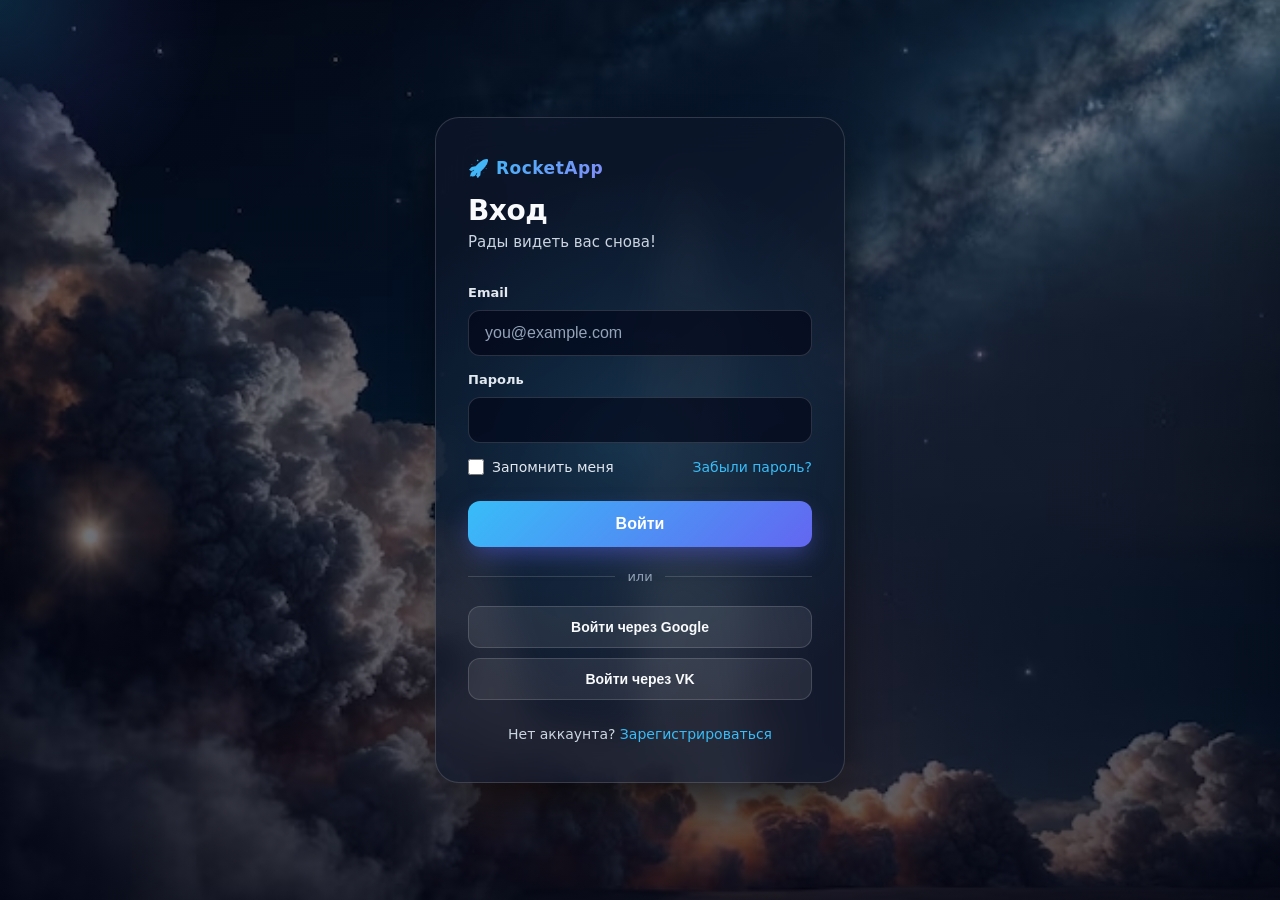
<file: index.html>
<!DOCTYPE html>
<html lang="ru">
<head>
  <meta charset="UTF-8">
  <meta name="viewport" content="width=device-width, initial-scale=1">
  <title>Вход</title>
  <link rel="stylesheet" href="style.css">
</head>
<body>
  <main class="card">
    <div class="logo">🚀 RocketApp</div>
    <h1 class="title">Вход</h1>
    <p class="subtitle">Рады видеть вас снова!</p>

    <form class="form" action="#" method="post">
      <label class="label" for="email">Email</label>
      <input class="input" type="email" id="email" name="email" placeholder="you@example.com" required>

      <label class="label" for="password">Пароль</label>
      <input class="input" type="password" id="password" name="password" minlength="8" required>

      <div class="row">
        <label class="check"><input type="checkbox"> Запомнить меня</label>
        <a class="link" href="forgot.html">Забыли пароль?</a>
      </div>

      <button class="button" type="submit">Войти</button>
    </form>

    <div class="divider">или</div>

    <div class="social-buttons">
      <button class="social-btn" type="button">Войти через Google</button>
      <button class="social-btn" type="button">Войти через VK</button>
    </div>

    <p class="footer">Нет аккаунта? <a class="link" href="register.html">Зарегистрироваться</a></p>
  </main>
</body>
</html>
  <div class="cursor-glow"></div>
  <script>
    const glow = document.querySelector('.cursor-glow');
    const card = document.querySelector('.card');

    document.addEventListener('mousemove', (e) => {
      // Двигаем неоновое пятно за курсором
      glow.style.left = e.clientX + 'px';
      glow.style.top = e.clientY + 'px';

      // Координаты курсора внутри карточки для внутреннего блика
      const rect = card.getBoundingClientRect();
      const x = e.clientX - rect.left;
      const y = e.clientY - rect.top;
      card.style.setProperty('--mouse-x', `${x}px`);
      card.style.setProperty('--mouse-y', `${y}px`);

      // Лёгкий 3D-наклон карточки
      const centerX = window.innerWidth / 2;
      const centerY = window.innerHeight / 2;
      const rotateX = ((e.clientY - centerY) / centerY) * -4;
      const rotateY = ((e.clientX - centerX) / centerX) * 4;
      card.style.transform = `perspective(1000px) rotateX(${rotateX}deg) rotateY(${rotateY}deg)`;
    });

    // Возвращаем карточку ровно, если мышь ушла с экрана
    document.addEventListener('mouseleave', () => {
      card.style.transform = 'perspective(1000px) rotateX(0deg) rotateY(0deg)';
    });
  </script>
</body>
</file>
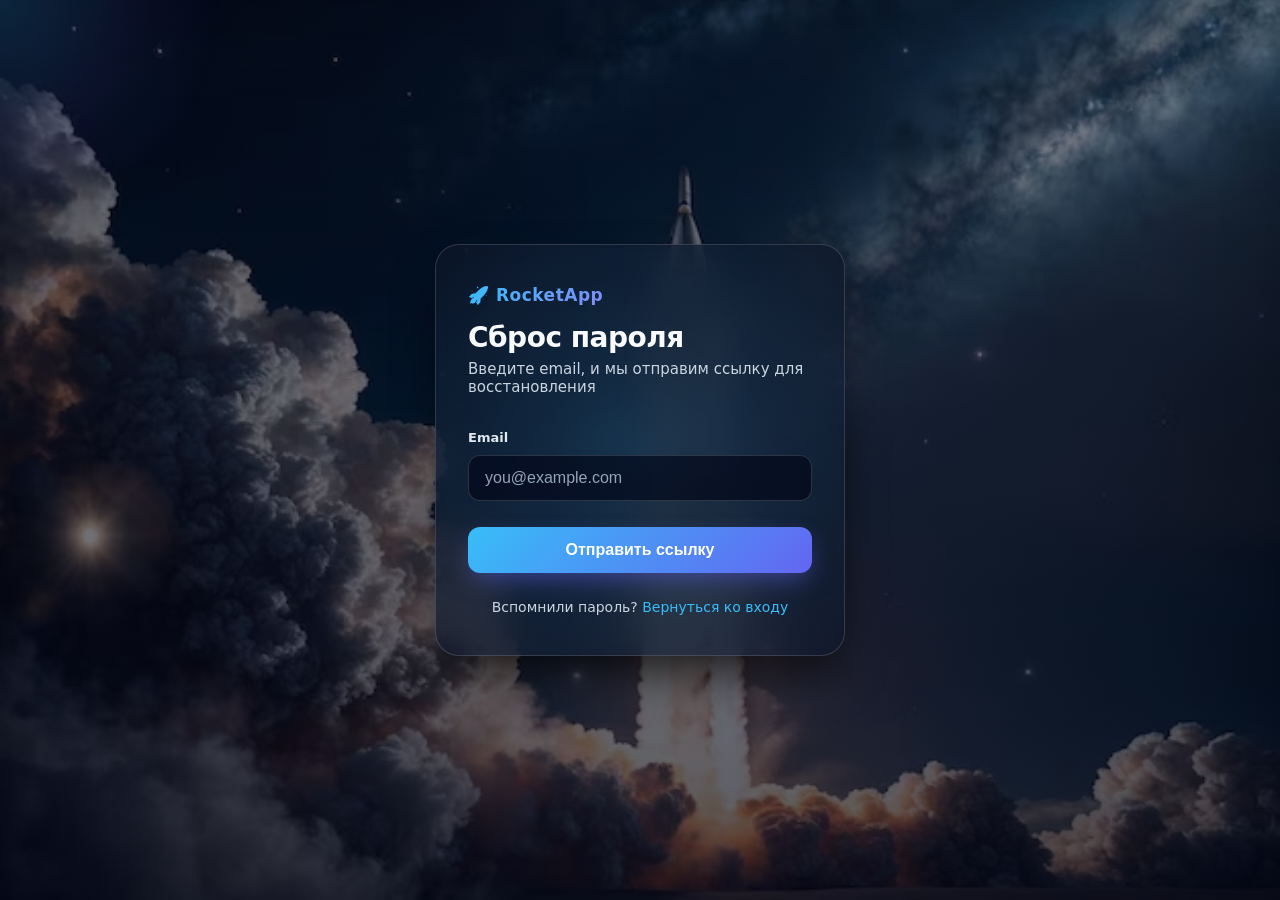
<file: forgot.html>
<!DOCTYPE html>
<html lang="ru">
<head>
  <meta charset="UTF-8">
  <meta name="viewport" content="width=device-width, initial-scale=1">
  <title>Восстановление пароля</title>
  <link rel="stylesheet" href="style.css">
</head>
<body>
  <main class="card">
    <div class="logo">🚀 RocketApp</div>
    <h1 class="title">Сброс пароля</h1>
    <p class="subtitle">Введите email, и мы отправим ссылку для восстановления</p>

    <form class="form" action="#" method="post">
      <label class="label" for="email">Email</label>
      <input class="input" type="email" id="email" name="email" placeholder="you@example.com" required>

      <button class="button" type="submit">Отправить ссылку</button>
    </form>

    <p class="footer">Вспомнили пароль? <a class="link" href="index.html">Вернуться ко входу</a></p>
  </main>
</body>
</html>
  <div class="cursor-glow"></div>
  <script>
    const glow = document.querySelector('.cursor-glow');
    const card = document.querySelector('.card');

    document.addEventListener('mousemove', (e) => {
      // Двигаем неоновое пятно за курсором
      glow.style.left = e.clientX + 'px';
      glow.style.top = e.clientY + 'px';

      // Координаты курсора внутри карточки для внутреннего блика
      const rect = card.getBoundingClientRect();
      const x = e.clientX - rect.left;
      const y = e.clientY - rect.top;
      card.style.setProperty('--mouse-x', `${x}px`);
      card.style.setProperty('--mouse-y', `${y}px`);

      // Лёгкий 3D-наклон карточки
      const centerX = window.innerWidth / 2;
      const centerY = window.innerHeight / 2;
      const rotateX = ((e.clientY - centerY) / centerY) * -4;
      const rotateY = ((e.clientX - centerX) / centerX) * 4;
      card.style.transform = `perspective(1000px) rotateX(${rotateX}deg) rotateY(${rotateY}deg)`;
    });

    // Возвращаем карточку ровно, если мышь ушла с экрана
    document.addEventListener('mouseleave', () => {
      card.style.transform = 'perspective(1000px) rotateX(0deg) rotateY(0deg)';
    });
  </script>
</body>
</file>
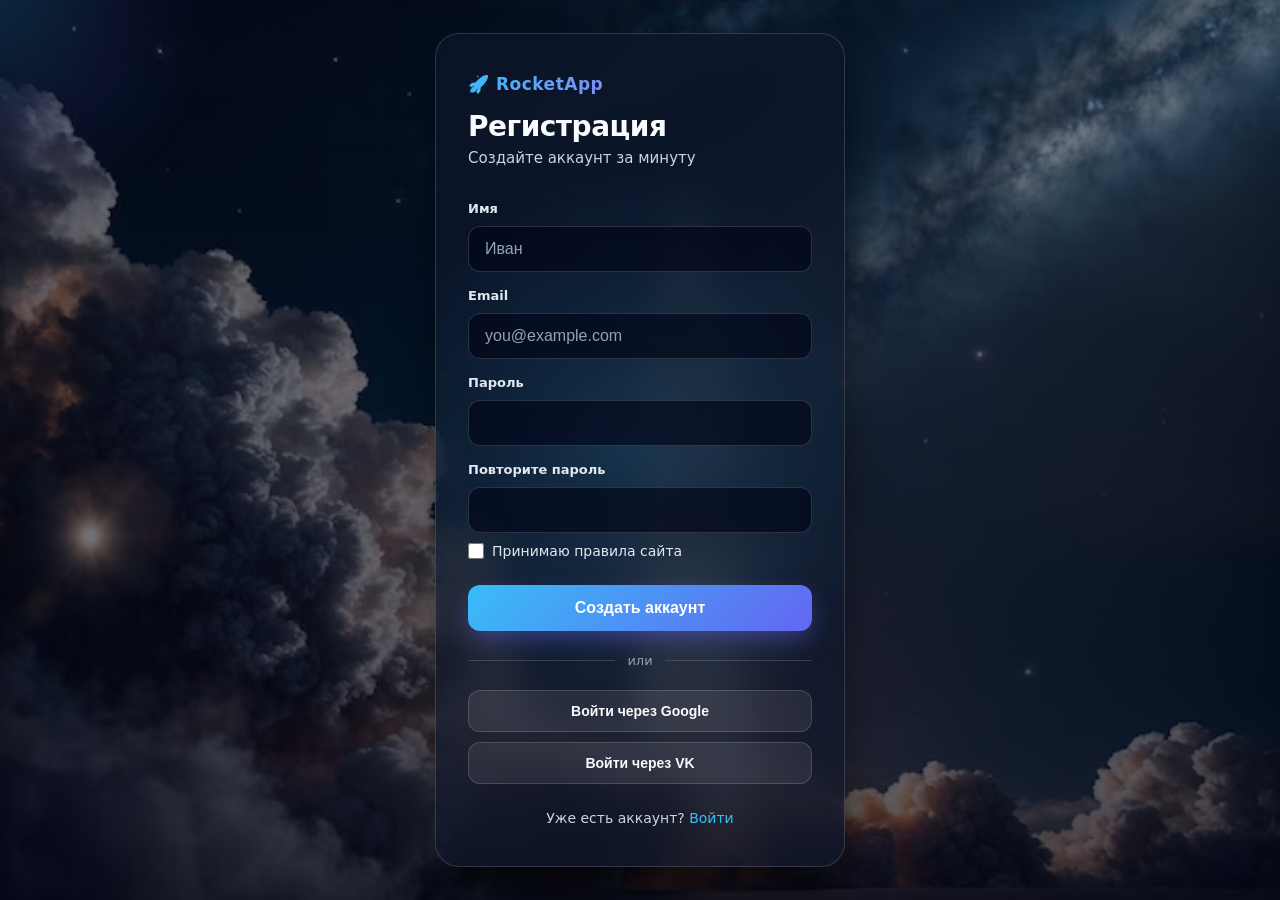
<file: register.html>
<!DOCTYPE html>
<html lang="ru">
<head>
  <meta charset="UTF-8">
  <meta name="viewport" content="width=device-width, initial-scale=1">
  <title>Регистрация</title>
  <link rel="stylesheet" href="style.css">
</head>
<body>
  <main class="card">
    <div class="logo">🚀 RocketApp</div>
    <h1 class="title">Регистрация</h1>
    <p class="subtitle">Создайте аккаунт за минуту</p>

    <form class="form" action="#" method="post">
      <label class="label" for="name">Имя</label>
      <input class="input" type="text" id="name" name="name" placeholder="Иван" required>

      <label class="label" for="email">Email</label>
      <input class="input" type="email" id="email" name="email" placeholder="you@example.com" required>

      <label class="label" for="password">Пароль</label>
      <input class="input" type="password" id="password" name="password" minlength="8" required>

      <label class="label" for="password2">Повторите пароль</label>
      <input class="input" type="password" id="password2" name="password2" minlength="8" required>

      <label class="check"><input type="checkbox" required> Принимаю правила сайта</label>

      <button class="button" type="submit">Создать аккаунт</button>
    </form>

    <div class="divider">или</div>

    <div class="social-buttons">
      <button class="social-btn" type="button">Войти через Google</button>
      <button class="social-btn" type="button">Войти через VK</button>
    </div>

    <p class="footer">Уже есть аккаунт? <a class="link" href="index.html">Войти</a></p>
  </main>
</body>
</html>
  <div class="cursor-glow"></div>
  <script>
    const glow = document.querySelector('.cursor-glow');
    const card = document.querySelector('.card');

    document.addEventListener('mousemove', (e) => {
      // Двигаем неоновое пятно за курсором
      glow.style.left = e.clientX + 'px';
      glow.style.top = e.clientY + 'px';

      // Координаты курсора внутри карточки для внутреннего блика
      const rect = card.getBoundingClientRect();
      const x = e.clientX - rect.left;
      const y = e.clientY - rect.top;
      card.style.setProperty('--mouse-x', `${x}px`);
      card.style.setProperty('--mouse-y', `${y}px`);

      // Лёгкий 3D-наклон карточки
      const centerX = window.innerWidth / 2;
      const centerY = window.innerHeight / 2;
      const rotateX = ((e.clientY - centerY) / centerY) * -4;
      const rotateY = ((e.clientX - centerX) / centerX) * 4;
      card.style.transform = `perspective(1000px) rotateX(${rotateX}deg) rotateY(${rotateY}deg)`;
    });

    // Возвращаем карточку ровно, если мышь ушла с экрана
    document.addEventListener('mouseleave', () => {
      card.style.transform = 'perspective(1000px) rotateX(0deg) rotateY(0deg)';
    });
  </script>
</body>
</file>
<file: style.css>
* {
  box-sizing: border-box;
  margin: 0;
  padding: 0;
}

body {
  font-family: system-ui, -apple-system, 'Segoe UI', Roboto, sans-serif;
  background-image: linear-gradient(rgba(2, 6, 23, 0.45), rgba(2, 6, 23, 0.65)), url('bg.jpg');
  background-size: cover;
  background-position: center;
  background-repeat: no-repeat;
  background-attachment: fixed;
  color: #f8fafc;
  min-height: 100vh;
  display: flex;
  align-items: center;
  justify-content: center;
  padding: 16px;
  overflow-x: hidden;
  position: relative;
}

.cursor-glow {
  position: fixed;
  top: 0;
  left: 0;
  width: 450px;
  height: 450px;
  background: radial-gradient(circle, rgba(56, 189, 248, 0.18) 0%, rgba(99, 102, 241, 0.08) 40%, transparent 70%);
  border-radius: 50%;
  pointer-events: none;
  transform: translate(-50%, -50%);
  z-index: 0;
}

.card {
  position: relative;
  z-index: 1;
  width: 100%;
  max-width: 410px;
  background: rgba(15, 23, 42, 0.72);
  backdrop-filter: blur(18px);
  -webkit-backdrop-filter: blur(18px);
  border: 1px solid rgba(255, 255, 255, 0.15);
  padding: 40px 32px;
  border-radius: 24px;
  box-shadow: 0 25px 50px -12px rgba(0, 0, 0, 0.8);
  animation: cardAppear 0.7s cubic-bezier(0.16, 1, 0.3, 1) forwards;
  transition: transform 0.15s ease-out, border-color 0.3s ease, box-shadow 0.3s ease;
  overflow: hidden;
}

@keyframes cardAppear {
  0% {
    opacity: 0;
    transform: translateY(30px) scale(0.95);
  }
  100% {
    opacity: 1;
    transform: translateY(0) scale(1);
  }
}

.card::before {
  content: '';
  position: absolute;
  top: 0;
  left: 0;
  right: 0;
  bottom: 0;
  background: radial-gradient(
    350px circle at var(--mouse-x, 50%) var(--mouse-y, 50%),
    rgba(56, 189, 248, 0.15),
    transparent 80%
  );
  pointer-events: none;
  z-index: -1;
}

.card:hover {
  border-color: rgba(56, 189, 248, 0.45);
  box-shadow: 0 30px 60px -12px rgba(56, 189, 248, 0.2);
}

.logo {
  display: inline-block;
  font-size: 17px;
  font-weight: 800;
  letter-spacing: 0.5px;
  background: linear-gradient(135deg, #38bdf8, #818cf8);
  -webkit-background-clip: text;
  -webkit-text-fill-color: transparent;
  margin-bottom: 16px;
  animation: floatLogo 3s ease-in-out infinite;
}

@keyframes floatLogo {
  0%, 100% { transform: translateY(0); }
  50% { transform: translateY(-4px); }
}

.title {
  font-size: 28px;
  font-weight: 700;
  margin-bottom: 6px;
  letter-spacing: -0.5px;
}

.subtitle {
  color: #cbd5e1;
  font-size: 15px;
  margin-bottom: 28px;
}

.form {
  display: flex;
  flex-direction: column;
  gap: 10px;
}

.label {
  font-size: 13px;
  font-weight: 600;
  color: #e2e8f0;
  margin-top: 6px;
}

.input {
  padding: 13px 16px;
  border: 1px solid rgba(255, 255, 255, 0.15);
  border-radius: 12px;
  font-size: 16px;
  background: rgba(2, 6, 23, 0.65);
  color: #ffffff;
  transition: all 0.25s cubic-bezier(0.4, 0, 0.2, 1);
}

.input::placeholder {
  color: #94a3b8;
}

.input:hover {
  border-color: rgba(255, 255, 255, 0.3);
}

.input:focus {
  outline: none;
  border-color: #38bdf8;
  background: rgba(2, 6, 23, 0.85);
  transform: scale(1.015);
  box-shadow: 0 0 0 4px rgba(56, 189, 248, 0.2);
}

.input:user-invalid {
  border-color: #f43f5e;
  box-shadow: 0 0 0 4px rgba(244, 63, 94, 0.2);
  animation: shake 0.3s ease-in-out;
}

@keyframes shake {
  0%, 100% { transform: translateX(0); }
  25% { transform: translateX(-5px); }
  75% { transform: translateX(5px); }
}

.row {
  display: flex;
  justify-content: space-between;
  align-items: center;
  font-size: 14px;
  margin-top: 6px;
}

.check {
  display: flex;
  align-items: center;
  gap: 8px;
  font-size: 14px;
  color: #e2e8f0;
  cursor: pointer;
}

.check input[type="checkbox"] {
  accent-color: #38bdf8;
  width: 16px;
  height: 16px;
  cursor: pointer;
}

.link {
  color: #38bdf8;
  text-decoration: none;
  font-weight: 500;
  transition: color 0.2s, text-shadow 0.2s;
}

.link:hover {
  color: #7dd3fc;
  text-shadow: 0 0 8px rgba(56, 189, 248, 0.5);
  text-decoration: underline;
}

.button {
  position: relative;
  overflow: hidden;
  margin-top: 16px;
  padding: 14px;
  border: none;
  border-radius: 12px;
  background: linear-gradient(135deg, #38bdf8, #6366f1);
  color: #ffffff;
  font-size: 16px;
  font-weight: 700;
  cursor: pointer;
  box-shadow: 0 10px 25px -5px rgba(99, 102, 241, 0.5);
  transition: transform 0.2s ease, box-shadow 0.2s ease;
}

.button::after {
  content: '';
  position: absolute;
  top: 0;
  left: -100%;
  width: 60%;
  height: 100%;
  background: linear-gradient(90deg, transparent, rgba(255, 255, 255, 0.35), transparent);
  transform: skewX(-20deg);
  transition: left 0.5s ease;
}

.button:hover::after {
  left: 140%;
}

.button:hover {
  transform: translateY(-2px) scale(1.01);
  box-shadow: 0 15px 30px -5px rgba(56, 189, 248, 0.6);
}

.button:active {
  transform: translateY(1px) scale(0.99);
}

.divider {
  display: flex;
  align-items: center;
  text-align: center;
  color: #94a3b8;
  font-size: 13px;
  margin: 22px 0;
}

.divider::before,
.divider::after {
  content: '';
  flex: 1;
  border-bottom: 1px solid rgba(255, 255, 255, 0.15);
}

.divider::before { margin-right: 12px; }
.divider::after { margin-left: 12px; }

.social-buttons {
  display: flex;
  flex-direction: column;
  gap: 10px;
}

.social-btn {
  padding: 12px;
  border: 1px solid rgba(255, 255, 255, 0.15);
  border-radius: 12px;
  background: rgba(255, 255, 255, 0.08);
  color: #f8fafc;
  font-size: 14px;
  font-weight: 600;
  cursor: pointer;
  transition: all 0.25s ease;
}

.social-btn:hover {
  background: rgba(255, 255, 255, 0.18);
  border-color: rgba(56, 189, 248, 0.45);
  transform: translateY(-2px);
}

.footer {
  margin-top: 26px;
  text-align: center;
  font-size: 14px;
  color: #cbd5e1;
}

@media (max-width: 480px) {
  .card {
    padding: 30px 20px;
    border-radius: 20px;
  }
  .title {
    font-size: 24px;
  }
}
</file>
